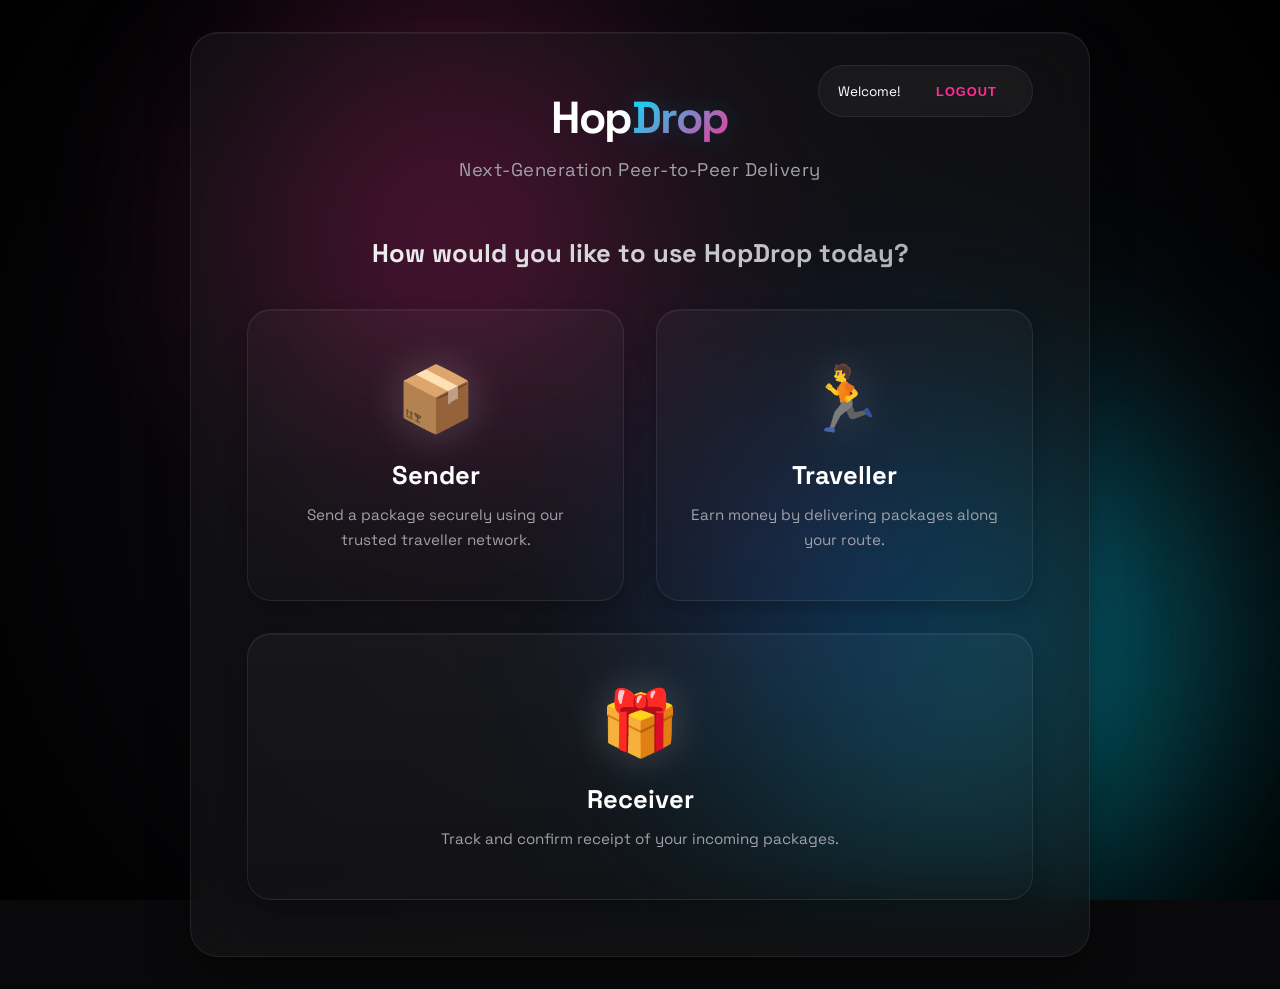
<file: frontend/dashboard.html>
<!DOCTYPE html>
<html lang="en">
<head>
    <meta charset="UTF-8">
    <meta name="viewport" content="width=device-width, initial-scale=1.0">
    <title>HopDrop | Welcome</title>
    <link href="https://fonts.googleapis.com/css2?family=Space+Grotesk:wght@300;400;500;600;700&display=swap" rel="stylesheet">
    <link rel="stylesheet" href="styles.css">
</head>
<body>
    <div class="animated-bg">
        <div class="orb orb-pink"></div>
        <div class="orb orb-blue"></div>
        <div class="orb orb-yellow"></div>
    </div>
    
    <div class="container glass-panel">
        <header>
            <div class="user-profile">
                <span id="user-greeting">Welcome!</span>
                <button id="logout-btn" class="back-link" style="border:none; background:none; cursor:pointer;">Logout</button>
            </div>
            <h1 class="logo">Hop<span>Drop</span></h1>
            <p class="subtitle">Next-Generation Peer-to-Peer Delivery</p>
        </header>

        <script src="session.js"></script>

        <main class="role-selection">
            <h2 class="prompt-text">How would you like to use HopDrop today?</h2>
            
            <div class="cards-wrapper">
                <a href="sender.html" class="role-card">
                    <div class="icon">📦</div>
                    <h3>Sender</h3>
                    <p>Send a package securely using our trusted traveller network.</p>
                </a>
                
                <a href="traveller.html" class="role-card">
                    <div class="icon">🏃</div>
                    <h3>Traveller</h3>
                    <p>Earn money by delivering packages along your route.</p>
                </a>

                <a href="receiver.html" class="role-card">
                    <div class="icon">🎁</div>
                    <h3>Receiver</h3>
                    <p>Track and confirm receipt of your incoming packages.</p>
                </a>
            </div>
        </main>
    </div>
</body>
</html>
</file>
<file: frontend/styles.css>
:root {
    --bg: #09090b; /* Deep rich black */
    --glass-bg: rgba(24, 24, 27, 0.55);
    --glass-border: rgba(255, 255, 255, 0.08);
    --glass-highlight: rgba(255, 255, 255, 0.12);
    --primary: #FF2E93;
    --primary-glow: rgba(255, 46, 147, 0.5);
    --secondary: #00E4FF;
    --secondary-glow: rgba(0, 228, 255, 0.5);
    --text: #ffffff;
    --text-muted: #a1a1aa;
    --input-bg: rgba(0, 0, 0, 0.3);
    --success: #10b981;
    --warning: #f59e0b;
    --danger: #ef4444;
}

* {
    margin: 0;
    padding: 0;
    box-sizing: border-box;
}

/* Custom Scrollbar */
::-webkit-scrollbar {
    width: 8px;
}
::-webkit-scrollbar-track {
    background: var(--bg);
}
::-webkit-scrollbar-thumb {
    background: rgba(255, 255, 255, 0.1);
    border-radius: 10px;
}
::-webkit-scrollbar-thumb:hover {
    background: rgba(255, 255, 255, 0.2);
}

body {
    font-family: 'Space Grotesk', 'Inter', system-ui, -apple-system, sans-serif;
    background-color: var(--bg);
    color: var(--text);
    min-height: 100vh;
    display: flex;
    justify-content: center;
    align-items: center;
    overflow-x: hidden;
    padding: 2rem;
    -webkit-font-smoothing: antialiased;
    -moz-osx-font-smoothing: grayscale;
}

/* ── Stunning Animated Background Orbs ── */
.animated-bg {
    position: fixed;
    top: 0;
    left: 0;
    width: 100vw;
    height: 100vh;
    z-index: -1;
    overflow: hidden;
    background: radial-gradient(circle at 50% 50%, #111119 0%, #000000 100%);
}

.orb {
    position: absolute;
    border-radius: 50%;
    filter: blur(100px);
    opacity: 0.6;
    animation: floatOrb 25s infinite alternate cubic-bezier(0.4, 0, 0.2, 1);
    will-change: transform;
}

.orb-pink {
    top: -10%;
    left: 10%;
    width: 50vw;
    height: 50vw;
    background: radial-gradient(circle, var(--primary) 0%, transparent 60%);
    animation-delay: -2s;
}

.orb-blue {
    bottom: -15%;
    right: -5%;
    width: 60vw;
    height: 60vw;
    background: radial-gradient(circle, var(--secondary) 0%, transparent 65%);
    animation-delay: -7s;
}

.orb-yellow {
    top: 35%;
    left: 45%;
    width: 40vw;
    height: 40vw;
    background: radial-gradient(circle, #7e22ce 0%, transparent 60%); /* Purple mix */
    animation: floatOrbReverse 30s infinite alternate cubic-bezier(0.4, 0, 0.2, 1);
    opacity: 0.4;
}

@keyframes floatOrb {
    0% { transform: scale(0.8) translate(0, 0) rotate(0deg); }
    50% { transform: scale(1.1) translate(150px, 80px) rotate(180deg); opacity: 0.8; }
    100% { transform: scale(1.3) translate(-80px, 150px) rotate(360deg); }
}
@keyframes floatOrbReverse {
    0% { transform: scale(1.2) translate(0, 0); }
    100% { transform: scale(0.9) translate(-200px, -150px); }
}

/* ── Glassmorphism Core ── */
.glass-panel {
    background: var(--glass-bg);
    backdrop-filter: blur(30px) saturate(150%);
    -webkit-backdrop-filter: blur(30px) saturate(150%);
    border: 1px solid var(--glass-border);
    box-shadow: 
        0 4px 6px -1px rgba(0, 0, 0, 0.1), 
        0 24px 48px -12px rgba(0, 0, 0, 0.5),
        inset 0 1px 0 rgba(255, 255, 255, 0.05); /* Top inner glow */
    border-radius: 28px;
    padding: 3.5rem;
    width: 100%;
    max-width: 900px;
    z-index: 10;
    animation: modalPop 0.6s cubic-bezier(0.16, 1, 0.3, 1) forwards;
}

@keyframes modalPop {
    from { opacity: 0; transform: scale(0.95) translateY(20px); filter: blur(10px); }
    to { opacity: 1; transform: scale(1) translateY(0); filter: blur(0); }
}

/* Typography Gradient */
.logo {
    font-size: 2.8rem;
    font-weight: 800;
    letter-spacing: -1.5px;
    color: var(--text);
}

.logo span {
    background: linear-gradient(135deg, var(--secondary), var(--primary));
    background-clip: text;
    -webkit-background-clip: text;
    -webkit-text-fill-color: transparent;
    text-shadow: 0 0 30px rgba(0, 228, 255, 0.2);
}

header {
    text-align: center;
    margin-bottom: 3.5rem;
    position: relative;
}

.subtitle {
    color: var(--text-muted);
    font-size: 1.15rem;
    margin-top: 0.75rem;
    font-weight: 400;
    letter-spacing: 0.5px;
}

.prompt-text {
    text-align: center;
    font-size: 1.6rem;
    font-weight: 700;
    margin-bottom: 2.5rem;
    background: linear-gradient(to right, #fff, #a1a1aa);
    background-clip: text;
    -webkit-background-clip: text;
    -webkit-text-fill-color: transparent;
}

/* User Profile Header */
.user-profile {
    position: absolute;
    top: -1.5rem;
    right: 0;
    display: flex;
    align-items: center;
    gap: 1.25rem;
    font-size: 0.85rem;
    background: rgba(255, 255, 255, 0.03);
    padding: 0.6rem 1.2rem;
    border-radius: 99px;
    border: 1px solid var(--glass-border);
    backdrop-filter: blur(10px);
    transition: background 0.3s, border-color 0.3s;
}

.user-profile:hover {
    background: rgba(255, 255, 255, 0.08);
    border-color: rgba(255, 255, 255, 0.15);
}

#logout-btn {
    color: var(--primary);
    font-weight: 700;
    text-transform: uppercase;
    letter-spacing: 1px;
    transition: all 0.2s cubic-bezier(0.34, 1.56, 0.64, 1);
    font-size: 0.8rem;
}

#logout-btn:hover {
    color: #fff;
    text-shadow: 0 0 10px var(--primary-glow);
    transform: scale(1.1);
}

/* ── Role Cards (Bouncy & Interactive) ── */
.cards-wrapper {
    display: flex;
    gap: 2rem;
    justify-content: center;
    flex-wrap: wrap;
}

.role-card {
    flex: 1;
    min-width: 250px;
    background: linear-gradient(180deg, rgba(255, 255, 255, 0.03) 0%, rgba(255, 255, 255, 0.01) 100%);
    border: 1px solid var(--glass-border);
    box-shadow: inset 0 1px 0 rgba(255, 255, 255, 0.05), 0 10px 20px rgba(0, 0, 0, 0.2);
    border-radius: 24px;
    padding: 3rem 2rem;
    text-align: center;
    text-decoration: none;
    color: var(--text);
    transition: all 0.4s cubic-bezier(0.175, 0.885, 0.32, 1.275);
    cursor: pointer;
    position: relative;
    overflow: hidden;
}

.role-card::before {
    content: '';
    position: absolute;
    top: 0; left: -100%; width: 50%; height: 100%;
    background: linear-gradient(to right, transparent, rgba(255, 255, 255, 0.08), transparent);
    transform: skewX(-20deg);
    transition: 0.5s;
}

.role-card:hover {
    background: linear-gradient(180deg, rgba(255, 255, 255, 0.08) 0%, rgba(255, 255, 255, 0.02) 100%);
    transform: translateY(-8px) scale(1.02);
    border-color: var(--secondary);
    box-shadow: 0 20px 40px rgba(0, 228, 255, 0.15), inset 0 1px 0 rgba(255, 255, 255, 0.2);
}

.role-card:hover::before {
    left: 150%;
}

.icon {
    font-size: 4rem;
    margin-bottom: 1.2rem;
    filter: drop-shadow(0 0 20px rgba(255, 255, 255, 0.2));
    transition: transform 0.4s cubic-bezier(0.34, 1.56, 0.64, 1);
}

.role-card:hover .icon {
    transform: scale(1.15) rotate(5deg);
}

.role-card h3 {
    font-size: 1.6rem;
    font-weight: 700;
    margin-bottom: 0.75rem;
}

.role-card p {
    color: var(--text-muted);
    font-size: 0.95rem;
    line-height: 1.6;
}

/* ── Forms and Inputs ── */
.form-layout {
    max-width: 750px;
    padding: 3rem;
}

.top-nav {
    display: flex;
    justify-content: space-between;
    align-items: center;
    margin-bottom: 2.5rem;
    border-bottom: 1px solid rgba(255, 255, 255, 0.05);
    padding-bottom: 1.5rem;
}

.top-nav .logo {
    font-size: 1.8rem;
}

.back-link {
    background: rgba(255,255,255,0.05);
    border: 1px solid var(--glass-border);
    padding: 0.5rem 1rem;
    border-radius: 99px;
    color: var(--text-muted);
    text-decoration: none;
    font-size: 0.9rem;
    font-weight: 600;
    transition: all 0.3s cubic-bezier(0.25, 0.46, 0.45, 0.94);
    display: inline-flex;
    align-items: center;
    gap: 0.5rem;
}

.back-link:hover {
    background: rgba(255,255,255,0.1);
    color: var(--text);
    transform: translateX(-3px);
}

.form-header {
    margin-bottom: 2.5rem;
}
.form-header h2 {
    font-size: 2.2rem;
    font-weight: 800;
    margin-bottom: 0.5rem;
    background: linear-gradient(135deg, #fff, #94a3b8);
    background-clip: text;
    -webkit-background-clip: text;
    -webkit-text-fill-color: transparent;
}

.form-group {
    margin-bottom: 1.75rem;
    position: relative;
}

.form-row {
    display: flex;
    gap: 1.75rem;
}
.flex-1 { flex: 1; }

label {
    display: block;
    margin-bottom: 0.6rem;
    font-size: 0.9rem;
    font-weight: 600;
    color: var(--text-muted);
    letter-spacing: 0.5px;
    text-transform: uppercase;
}

input, textarea {
    width: 100%;
    padding: 1.1rem 1.25rem;
    background: rgba(0, 0, 0, 0.25);
    border: 1px solid var(--glass-border);
    border-radius: 14px;
    color: var(--text);
    font-size: 1.05rem;
    font-family: inherit;
    outline: none;
    box-shadow: inset 0 2px 4px rgba(0, 0, 0, 0.3);
    transition: all 0.3s cubic-bezier(0.16, 1, 0.3, 1);
}
input::placeholder, textarea::placeholder {
    color: rgba(255,255,255,0.25);
}
input:read-only {
    opacity: 0.6;
    cursor: default;
}

input:focus:not(:read-only), textarea:focus:not(:read-only) {
    background: rgba(0, 0, 0, 0.4);
    border-color: var(--secondary);
    box-shadow: inset 0 2px 4px rgba(0, 0, 0, 0.3), 0 0 0 4px rgba(0, 228, 255, 0.15);
}

/* ── Primary Bouncy Glowing Button ── */
.primary-btn {
    width: 100%;
    padding: 1.15rem;
    border: none;
    border-radius: 14px;
    background: linear-gradient(135deg, var(--primary) 0%, #b800e6 100%);
    color: white;
    font-size: 1.15rem;
    font-weight: 700;
    letter-spacing: 0.5px;
    cursor: pointer;
    transition: all 0.4s cubic-bezier(0.34, 1.56, 0.64, 1);
    margin-top: 1.5rem;
    box-shadow: 0 10px 20px -5px var(--primary-glow), inset 0 1px 1px rgba(255,255,255,0.4);
    position: relative;
    overflow: hidden;
}

.primary-btn::after {
    content: '';
    position: absolute;
    top: 0; left: -100%; width: 50%; height: 100%;
    background: linear-gradient(to right, transparent, rgba(255, 255, 255, 0.3), transparent);
    transform: skewX(-20deg);
}

.primary-btn:hover:not(:disabled) {
    transform: translateY(-4px) scale(1.01);
    box-shadow: 0 15px 30px -5px var(--primary-glow), inset 0 1px 1px rgba(255,255,255,0.5);
    background: linear-gradient(135deg, #ff4d9f 0%, #d100ff 100%);
}

.primary-btn:hover:not(:disabled)::after {
    left: 150%;
    transition: 0.6s ease-in-out;
}

.primary-btn:active:not(:disabled) {
    transform: translateY(2px) scale(0.98);
    box-shadow: 0 5px 10px -5px var(--primary-glow);
}

.primary-btn:disabled {
    opacity: 0.6;
    cursor: not-allowed;
    background: var(--glass-bg);
    border: 1px solid var(--glass-border);
    box-shadow: none;
    color: var(--text-muted);
}

/* Status Notifications */
.form-message {
    margin-top: 1.5rem;
    padding: 1.2rem;
    border-radius: 12px;
    text-align: center;
    font-size: 0.95rem;
    font-weight: 600;
    animation: slideUpFade 0.3s cubic-bezier(0.16, 1, 0.3, 1);
}
@keyframes slideUpFade {
    from { opacity: 0; transform: translateY(10px); }
    to { opacity: 1; transform: translateY(0); }
}

.form-message.success {
    background: rgba(16, 185, 129, 0.15);
    color: var(--success);
    border: 1px solid rgba(16, 185, 129, 0.3);
    box-shadow: 0 0 20px rgba(16, 185, 129, 0.1);
}
.form-message.error {
    background: rgba(239, 68, 68, 0.15);
    color: #fca5a5;
    border: 1px solid rgba(239, 68, 68, 0.3);
    box-shadow: 0 0 20px rgba(239, 68, 68, 0.1);
}
.hidden { display: none !important; }

/* ── Result Cards & Lists ── */
.package-card {
    background: rgba(255, 255, 255, 0.03);
    border: 1px solid var(--glass-border);
    border-radius: 16px;
    padding: 1.5rem;
    transition: all 0.3s cubic-bezier(0.25, 0.46, 0.45, 0.94);
    box-shadow: inset 0 1px 0 rgba(255,255,255,0.02), 0 4px 6px rgba(0,0,0,0.1);
}
.package-card:hover {
    background: rgba(255, 255, 255, 0.06);
    transform: translateY(-3px);
    border-color: rgba(255, 255, 255, 0.15);
    box-shadow: 0 10px 20px rgba(0,0,0,0.2);
}

.status-badge {
    font-size: 0.75rem;
    font-weight: 800;
    padding: 0.3rem 0.7rem;
    border-radius: 99px;
    text-transform: uppercase;
    letter-spacing: 0.5px;
}
.status-badge.valid { background: rgba(16,185,129,0.2); color: var(--success); }
.status-badge.invalid { background: rgba(239,68,68,0.2); color: var(--danger); }

/* Custom Badge Colors */
.sp { border-radius: 99px; padding: 0.25rem 0.75rem; font-size: 0.75rem; font-weight: 800; text-transform: uppercase; letter-spacing: 0.5px; }
.sp-pending  { background: rgba(245, 158, 11, 0.15); color: var(--warning); border: 1px solid rgba(245, 158, 11, 0.3); }
.sp-accepted { background: rgba(0, 228, 255, 0.15); color: var(--secondary); border: 1px solid rgba(0, 228, 255, 0.3); }
.sp-in-transit { background: rgba(168, 85, 247, 0.15); color: #c084fc; border: 1px solid rgba(168, 85, 247, 0.3); }
.sp-delivered{ background: rgba(16, 185, 129, 0.15); color: var(--success); border: 1px solid rgba(16, 185, 129, 0.3); }

/* Track Hero Glow */
.track-hero h2 {
    font-size: 2rem;
    text-shadow: 0 0 20px rgba(255,255,255,0.2);
    margin-bottom: 0.5rem;
}

@media (max-width: 640px) {
    body { padding: 1.25rem; }
    header { margin-bottom: 2rem; }
    .user-profile { position: static; margin-bottom: 1rem; }
    .form-row { flex-direction: column; gap: 0; }
    .glass-panel { padding: 2rem; border-radius: 20px; }
    .cards-wrapper { gap: 1.25rem; }
}

/* ── Auth Tabs Elegance ── */
.auth-tabs {
    display: flex;
    gap: 0.5rem;
    margin-bottom: 2.5rem;
    background: rgba(0, 0, 0, 0.3);
    border-radius: 16px;
    padding: 0.4rem;
    border: 1px solid rgba(255,255,255,0.05);
}

.auth-tab {
    flex: 1;
    padding: 0.75rem;
    border: none;
    border-radius: 12px;
    background: transparent;
    color: var(--text-muted);
    font-size: 0.95rem;
    font-weight: 700;
    cursor: pointer;
    transition: all 0.3s cubic-bezier(0.16, 1, 0.3, 1);
}

.auth-tab.active {
    background: linear-gradient(135deg, var(--secondary) 0%, #0088cc 100%);
    color: white;
    box-shadow: 0 4px 15px rgba(0, 228, 255, 0.3);
}

/* Google Sign-in tweaks */
.google-btn {
    width: 100%;
    padding: 1rem;
    border-radius: 14px;
    border: 1px solid var(--glass-border);
    background: rgba(255,255,255,0.05);
    color: #fff;
    font-size: 1.05rem;
    font-weight: 600;
    display: flex;
    align-items: center;
    justify-content: center;
    gap: 0.75rem;
    cursor: pointer;
    transition: all 0.3s;
    backdrop-filter: blur(10px);
}
.google-btn:hover {
    background: rgba(255,255,255,0.15);
    transform: translateY(-2px);
    box-shadow: 0 5px 15px rgba(0,0,0,0.2);
}

/* Input Wrapper Icons */
.input-icon-wrap span {
    font-size: 1.2rem;
    opacity: 0.7;
    filter: drop-shadow(0 0 5px rgba(255,255,255,0.3));
}
</file>
